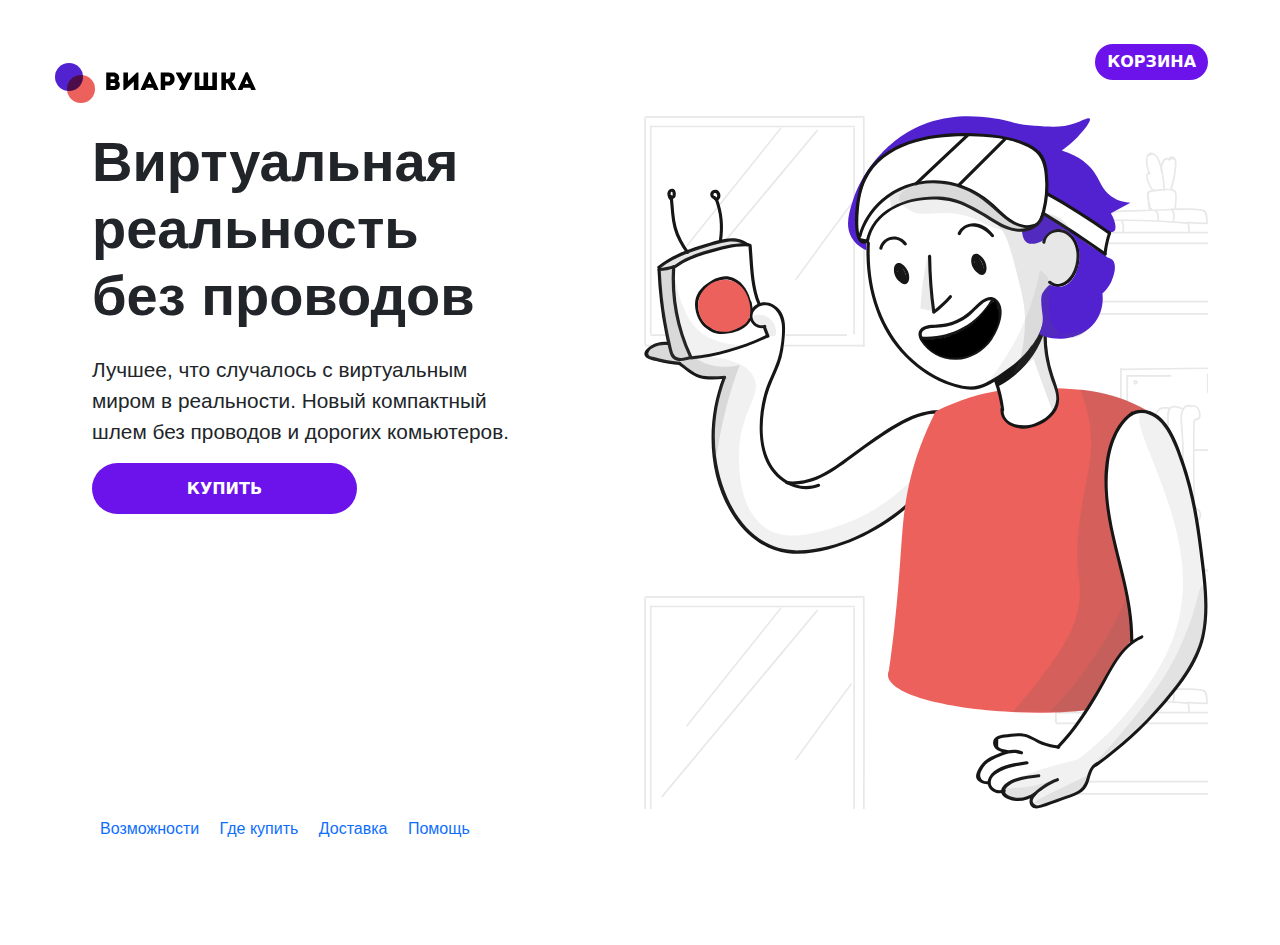
<file: index.html>
<!DOCTYPE html>
<html lang="ru">
  <head>
    <meta charset="UTF-8" />
    <meta
      name="viewport"
      content="width=device-width, initial-scale=1.0 shrink-to-fit=no"
    />
    <link rel="stylesheet" href="assets/styles.css/bootstrap.min.css" />
    <link rel="stylesheet" href="assets/styles.css/index.css" />
    <title>Виртуальная реальность</title>
  </head>
  <body>
    <div class="container">
      <div class="logo">
        <img src="assets/images/icons/logo.svg" alt="logo" />
      </div>
      <div class="content">
        <h1 class="header header_big">
          Виртуальная<br />реальность<br />без проводов
        </h1>
        <p class="text">
          Лучшее, что случалось с виртуальным миром в реальности. Новый
          компактный шлем без проводов и дорогих комьютеров.
        </p>
        <button type="button" class="btn btn-primary button_big">Купить</button>
      </div>
      <nav class="nav">
        <ul class="nav__menu">
          <li class="nav__point"><a class="link" href="#">Возможности</a></li>
          <li class="nav__point"><a class="link" href="#">Где купить</a></li>
          <li class="nav__point"><a class="link" href="#">Доставка</a></li>
          <li class="nav__point"><a class="link" href="#">Помощь</a></li>
        </ul>
      </nav>
      <div class="image">
        <button type="button" class="btn btn-primary button button_small">
          Корзина
        </button>
        <div class="image-container">
          <img class="picture" src="assets/images/guy.svg" alt="guy" />
        </div>
      </div>
    </div>
  </body>
</html>
</file>
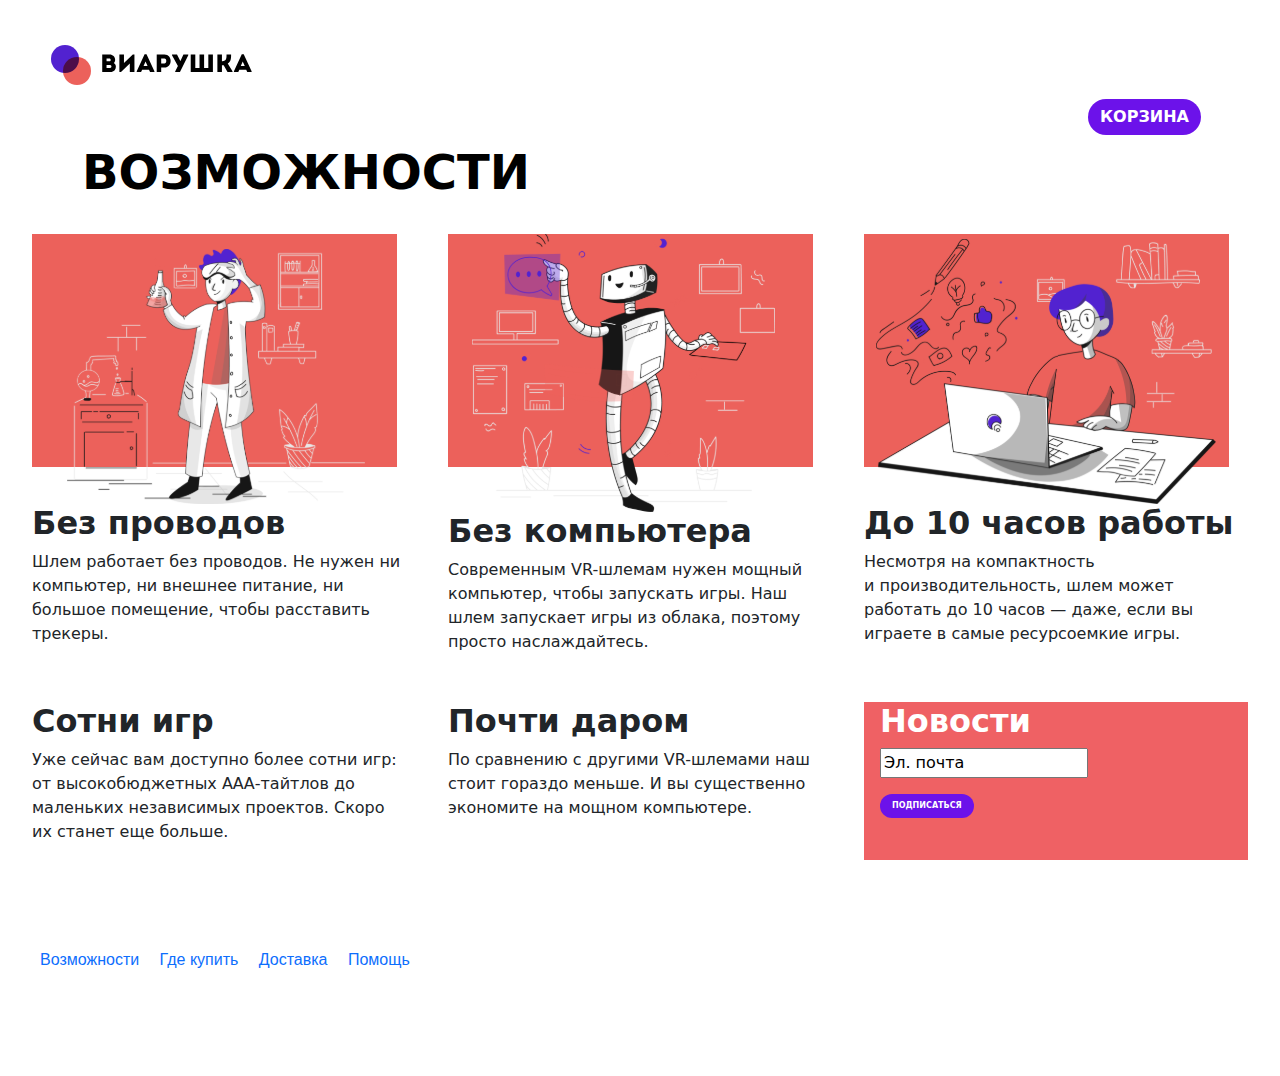
<file: possibilities.html>
<!DOCTYPE html>
<html lang="ru">
  <head>
    <meta charset="UTF-8" />
    <meta
      name="viewport"
      content="width=device-width, initial-scale=1.0 shrink-to-fit=no"
    />
    <link rel="stylesheet" href="assets/styles.css/bootstrap.min.css" />
    <link rel="stylesheet" href="assets/styles.css/possibilities.css" />
    <title>Возможности</title>
  </head>
  <body>
    <div>
      <div class="container">
        <h1 class="possibilities">Возможности</h1>
      </div>
      <button type="button" class="btn btn-primary button_small">
        Корзина
      </button>
      <div class="logo">
        <img src="assets/images/icons/logo.svg" alt="logo" />
      </div>
      <div class="wrapper">
        <div class="wires">
          <img src="assets/images/wires.svg" alt="no-wires" />
          <h2>Без проводов</h2>
          <p>
            Шлем работает без проводов. Не нужен ни компьютер, ни внешнее
            питание, ни большое помещение, чтобы расставить трекеры.
          </p>
        </div>
        <div class="laptop">
          <img src="assets/images/laptop.svg" alt="laptop" />
          <h2>Без компьютера</h2>
          <p>
            Современным VR-шлемам нужен мощный компьютер, чтобы запускать игры.
            Наш шлем запускает игры из облака, поэтому просто наслаждайтесь.
          </p>
        </div>
        <div class="productivity">
          <img src="assets/images/productivity.svg" alt="productivity" />
          <h2>До 10 часов работы</h2>
          <p>
            Несмотря на компактность и производительность, шлем может работать
            до 10 часов — даже, если вы играете в самые ресурсоемкие игры.
          </p>
        </div>
        <div class="games">
          <h2>Сотни игр</h2>
          <p>
            Уже сейчас вам доступно более сотни игр: от высокобюджетных
            ААА-тайтлов до маленьких независимых проектов. Скоро их станет еще
            больше.
          </p>
        </div>
        <div class="free">
          <h2>Почти даром</h2>
          <p>
            По сравнению с другими VR-шлемами наш стоит гораздо меньше. И вы
            существенно экономите на мощном компьютере.
          </p>
        </div>
        <div class="news">
          <h2>Новости</h2>
          <div>
            <input type="email" value="Эл. почта" />
          </div>
          <button type="button" class="btn btn-primary button_news">
            Подписаться
          </button>
        </div>
      </div>
      <nav class="nav">
        <ul class="nav__menu">
          <li class="nav__point"><a class="link" href="#">Возможности</a></li>
          <li class="nav__point"><a class="link" href="#">Где купить</a></li>
          <li class="nav__point"><a class="link" href="#">Доставка</a></li>
          <li class="nav__point"><a class="link" href="#">Помощь</a></li>
        </ul>
      </nav>
    </div>
  </body>
</html>
</file>
<file: assets/styles.css/index.css>
.container {
  display: grid;
  grid-template-columns: 1fr, 1fr;
  grid-template-areas: "content image";
  margin-left: 5rem;
  margin-top: 5rem;
}

.logo {
  position: absolute;
  top: 7%;
  right: 80%;
}

.header_big {
  font-family: Arial, Helvetica, sans-serif;
  font-weight: 800;
  font-size: 3.5rem;
  margin-top: 3rem;
  margin-bottom: 1.5rem;
}

.content {
  grid-area: content;
  max-width: 80%;
}

.text {
  font-family: Arial, Helvetica, sans-serif;
  font-weight: 100;
  font-size: 1.3rem;
}

.button_big {
  text-transform: uppercase;
  font-weight: bolder;
  background-color: rgb(108, 18, 234);
  border: none;
  border-radius: 30px;
  min-width: 60%;
  min-height: 7%;
}

.button_big:hover {
  background-color: rgb(108, 18, 234);
}

.image {
  grid-area: image;
}

.button_small {
  position: relative;
  left: 80%;
  bottom: 5%;
  text-transform: uppercase;
  font-weight: bolder;
  background-color: rgb(108, 18, 234);
  border: none;
  border-radius: 30px;
}

.button_small:hover {
  background-color: rgb(108, 18, 234);
}

.image-container {
  background-image: url(../images/background.svg);
  background-size: contain;
}

.nav {
  font-family: Arial, Helvetica, sans-serif;
  color: rgb(170, 63, 241);
  margin-bottom: 5rem;
}
.nav__menu {
  list-style: none;
  padding-left: 0;
}

.nav__point {
  display: inline-block;
  margin: 0.5rem;
}

.link {
  text-decoration: none;
}

.link:hover {
  color: blueviolet;
}

@media screen and (max-width: 768px) {
  .container {
    grid-template-areas:
      "content"
      "image";
  }

  .content {
    margin: 0px;
  }

  .header_big {
    font-size: 1.5rem;
  }

  .text {
    font-size: 1rem;
    padding-right: 1rem;
  }

  .image-container {
    background-image: none;
  }

  .picture {
    width: 40%;
    margin-top: 2rem;
  }

  .logo {
    top: 10%;
    left: 15%;
  }

  .nav__menu {
    text-align: center;
  }

  .nav__point {
    display: block;
  }

  .button_small {
    font-size: 0.5rem;
    position: absolute;
    height: 3%;
    top: 2%;
    left: 60%;
  }
}
</file>
<file: assets/styles.css/possibilities.css>
.container {
  margin-top: 9rem;
}

.possibilities {
  text-transform: uppercase;
  font-size: 3rem;
  font-weight: 800;
  color: black;
}

.button_small {
  position: absolute;
  left: 85%;
  bottom: 85%;
  text-transform: uppercase;
  font-weight: bolder;
  background-color: rgb(108, 18, 234);
  border: none;
  border-radius: 30px;
}

.button_small:hover {
  background-color: rgb(108, 18, 234);
}

.wrapper {
  display: grid;
  grid-gap: 2rem;
  grid-template-columns: repeat(3, 1fr);
  grid-template-rows: 2fr, 1fr;
  grid-template-areas:
    "wires laptop productivity"
    "games free news";
  margin: 2rem;
}

.logo {
  position: absolute;
  top: 5%;
  left: 4%;
}

h2 {
  font-weight: bolder;
}

.wires {
  grid-area: wires;
}

.laptop {
  grid-area: laptop;
}

.productivity {
  grid-area: productivity;
}

.games {
  grid-area: games;
}

.free {
  grid-area: free;
}

.news {
  color: white;
  background-color: rgb(239, 97, 100);
  grid-area: news;
  padding-left: 1rem;
}

.button_news {
  font-size: 0.5em;
  color: white;
  text-transform: uppercase;
  font-weight: bolder;
  background-color: rgb(108, 18, 234);
  border: none;
  border-radius: 30px;
  margin-top: 1rem;
}

.button_small:hover {
  background-color: rgb(108, 18, 234);
}

.nav {
  font-family: Arial, Helvetica, sans-serif;
  color: rgb(170, 63, 241);
  margin-bottom: 5rem;
  margin-top: 5rem;
  margin-left: 2rem;
}

.nav__menu {
  list-style: none;
  padding-left: 0;
}

.nav__point {
  display: inline-block;
  margin: 0.5rem;
}

.link {
  text-decoration: none;
}

.link:hover {
  color: blueviolet;
}

@media screen and (max-width: 768px) {
  .wrapper {
    grid-template-columns: 1fr;
    grid-template-rows: 2fr, 1fr;
    grid-template-areas:
      "wires"
      "laptop"
      "productivity"
      "games"
      "free"
      "news";
  }

  .nav__point {
    display: block;
  }
}
</file>
